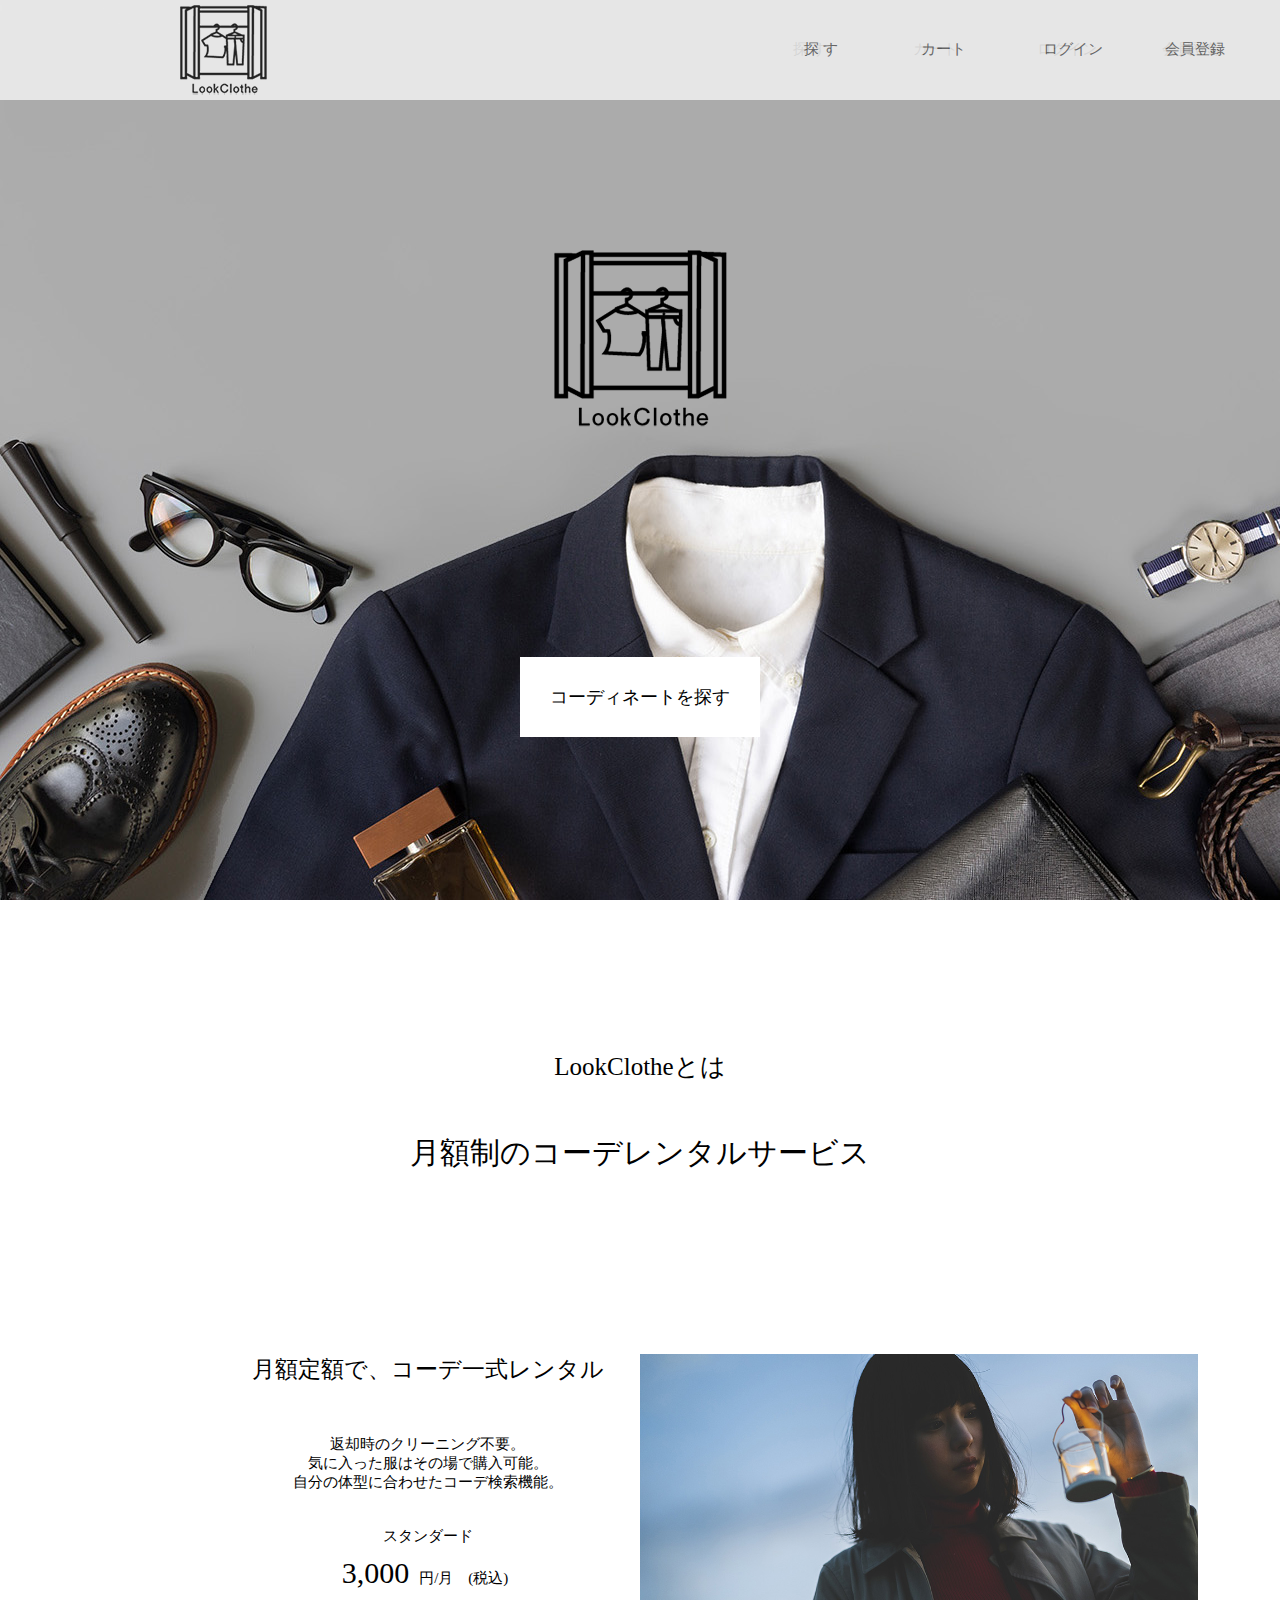
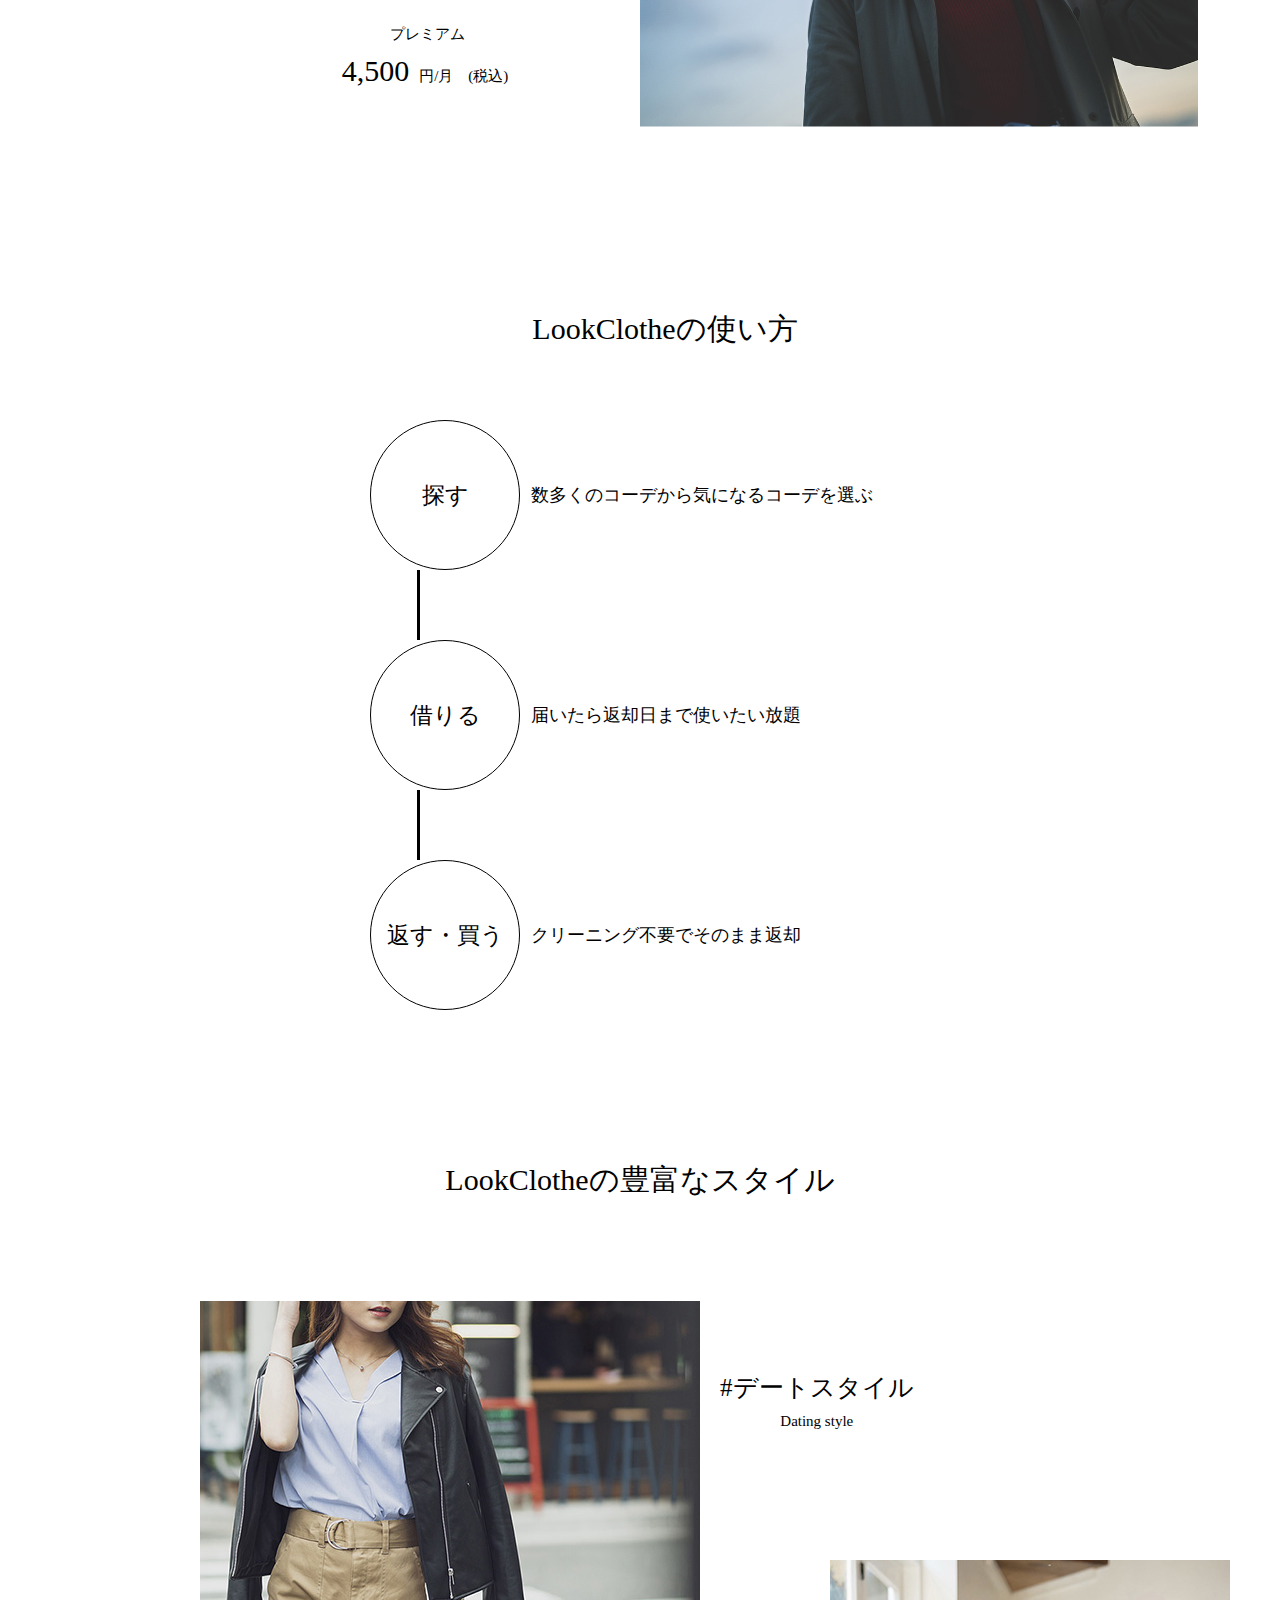
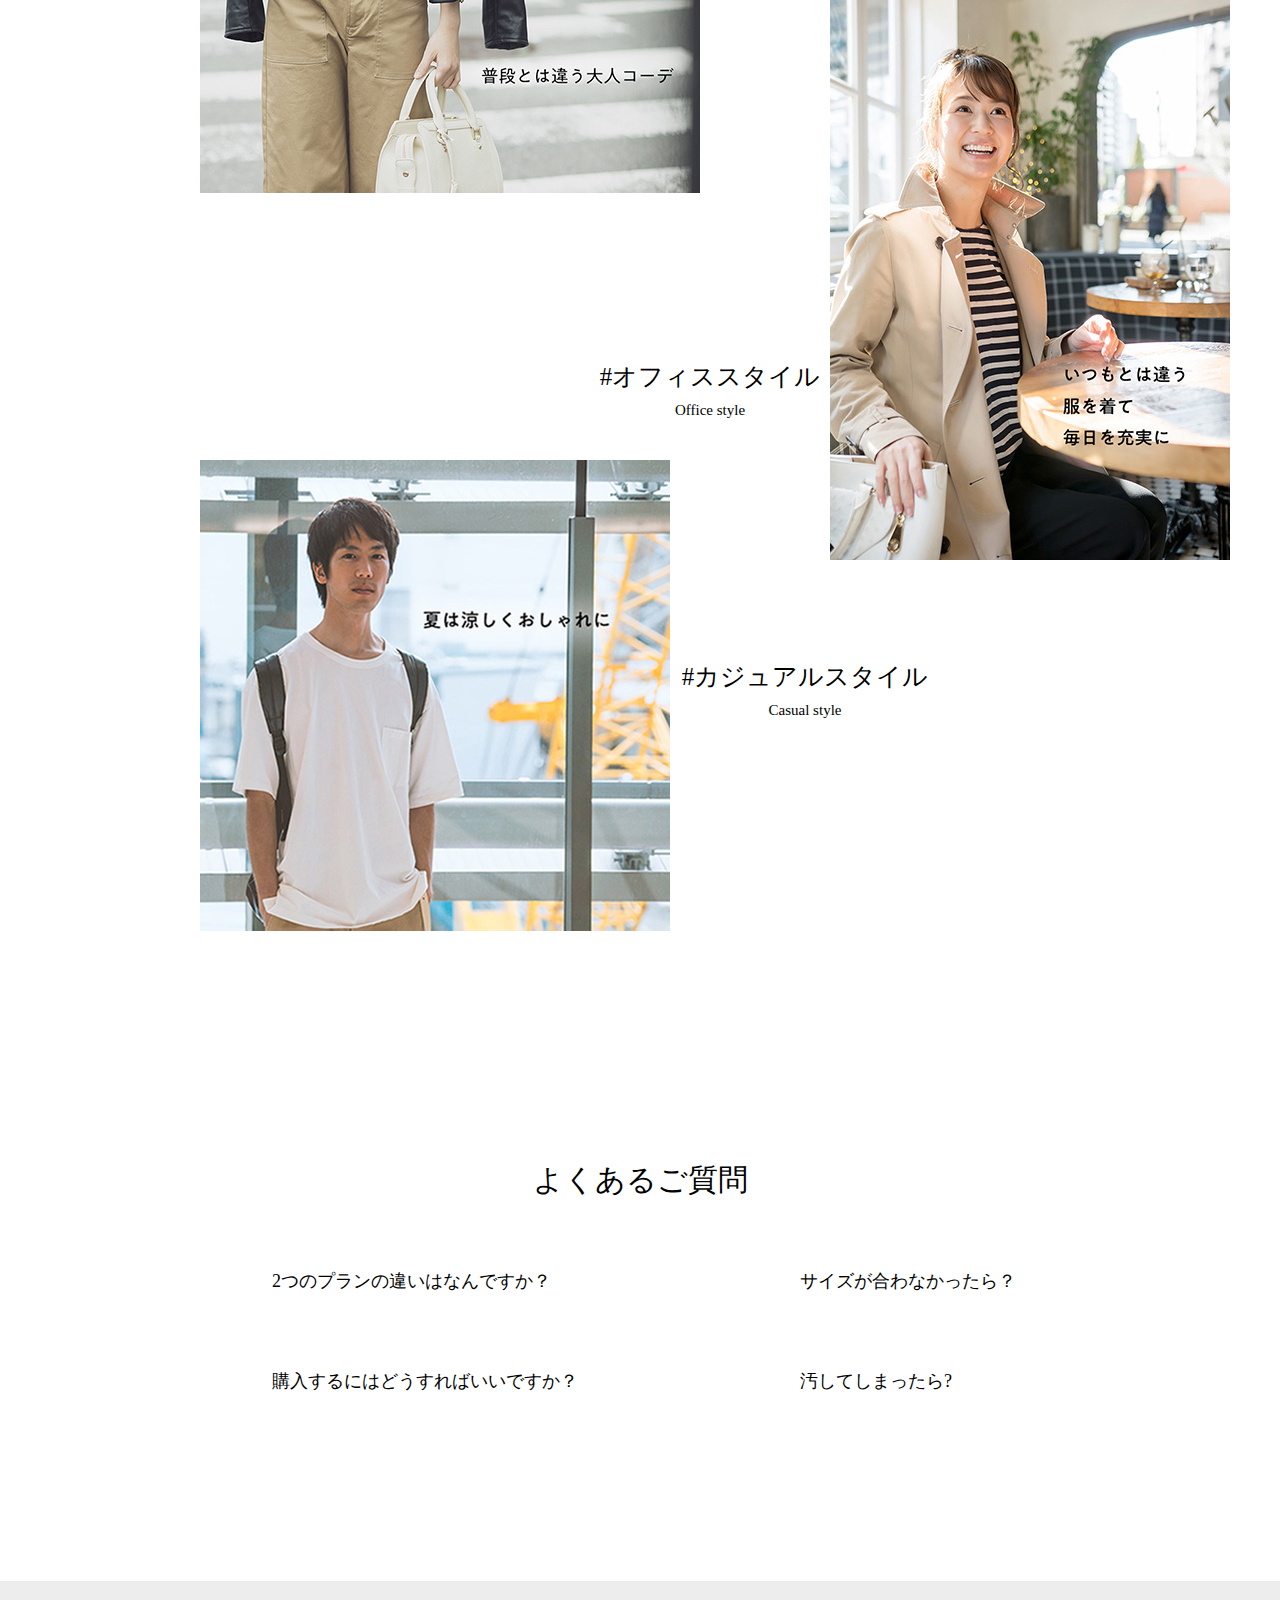
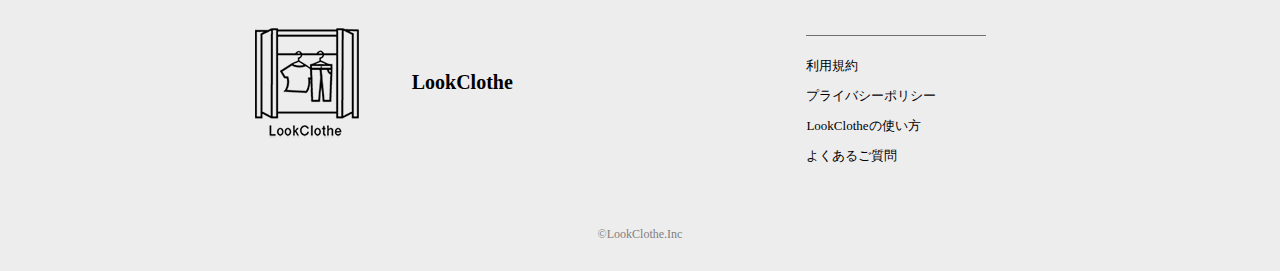
<file: index.html>
<!DOCTYPE html>
<html lang="ja" prefix="og: http://ogp.me/ns# fb: http://ogp.me/ns/fb# article: http://ogp.me/ns/article#">
<head>
    <meta charset="utf-8">
    <meta http-equiv="X-UA-Compatible" content="ie=edge">
    <meta name="viewport" content="width=device-width,initial-scale=1.0,minimum-scale=1.0">
    <meta name="format-detection" content="telephone=no">
    <meta name="keywords" content="">
    <meta name="description" content="ここに説明文を設定">
    <title>LookClothe-LPサイト</title>
    <meta name="twitter:card" content="summary">
    <meta name="twitter:site" content="@twitteraccount">
    <meta property="og:site_name" content="サイト名">
    <meta property="og:title" content="サイトタイトル">
    <meta property="og:description" content="サイト説明文">
    <meta property="og:url" content="https://hoge.ecc.com/">
    <meta property="og:image" content="https://hoge.ecc.com/ogp.png">
    <meta property="og:type" content="website">
    <link rel="shortcut icon" href="favicon.ico" type="image/vnd.microsoft.icon">
    <link rel="apple-touch-icon" href="logo.png">
    <link rel="stylesheet" href="css/ress.css">
    <link rel="stylesheet" href="css/index.css">
    <link rel="stylesheet" href="css/scroll_nav.css">
    <link rel="stylesheet" href="css/footer.css">
</head>
<body>
<header>
    <div class="menu">
        <ul>
            <li><a href="search.html">&emsp;探&nbsp;す</a></li>
            <li><a href="#">&nbsp;&thinsp;カート</a></li>
            <li><a href="#">&thinsp;ログイン</a></li>
            <li><a href="#">会員登録</a></li>
        </ul>
    </div>
    <h1><img src="img/logo big.png" alt="ロゴ"></h1>
    <div class="search_btn">
        <a href="search.html">コーディネートを探す</a>
    </div>
</header>
<nav id="scroll" class="scroll">
    <div class="scrollmenu">
        <div class="scrollmenu_img">
            <a href="index.html">
                <img src="img/logo menu.png" alt="ロゴ">
            </a> 
        </div>
        <ul>
            <li><a href="search.html">&emsp;探&nbsp;す</a></li>
            <li><a href="#">&nbsp;&thinsp;カート</a></li>
            <li><a href="sign_up.html">&thinsp;ログイン</a></li>
            <li><a href="sign_up.html">会員登録</a></li>
        </ul>
    </div>
</nav>
<main>
    <div class="service">
        <section>
            <div class="service_title">
                <p>LookClotheとは</p>
                <h2>月額制のコーデレンタルサービス</h2>
            </div>
            <div class="service_content">
                <h3>月額定額で、コーデ一式レンタル</h3>
                <p>返却時のクリーニング不要。<br>
                気に入った服はその場で購入可能。<br>
                自分の体型に合わせたコーデ検索機能。</p>
                <div class="price">
                    <p>スタンダード</p>
                    <p><span class="price_txt">3,000</span>円/月<span class="tax">(税込)</span></p>
                </div>
                <div class="price">
                    <p>プレミアム</p>
                    <p><span class="price_txt">4,500</span>円/月<span class="tax">(税込)</span></p>
                </div>
            </div>
            <div class="service_img">
                <img src="img/index_service.png" alt="">
            </div>
        </section>
    </div>
    <div class="htuse">
        <section>
        <h2>LookClotheの使い方</h2>
        <div class="use_box">
            <ul class="use_title">
                <li>探す</li>
                <div class="borderY"></div>
                <li>借りる</li>
                <div class="borderY"></div>
                <li>返す・買う</li>
            </ul>
            <ul class="use_content">
                <li>数多くのコーデから気になるコーデを選ぶ</li>
                <div class="content_sp"></div>
                <li>届いたら返却日まで使いたい放題</li>
                <div class="content_sp"></div>
                <li>クリーニング不要でそのまま返却</li>
            </ul>
        </div>
        </section>
    </div>
    <div class="style">
        <section>
            <h2>LookClotheの豊富なスタイル</h2>
            <div class="style_img01">
                <p class="img_style01">
                    <img src="img/index_style01.jpg" alt="">
                </p>
                <div class="style_content01">
                    <p>#デートスタイル<br>
                    <span>Dating style</span></p>
                </div>
            </div>
            <div class="style_img02">
                <div class="style_content02">
                    <p>#オフィススタイル<br>
                    <span>Office style</span></p>
                </div>
                <p class="img_style02">
                    <img src="img/index_style02.jpg" alt="">
                </p>
            </div>
            <div class="style_img03">
                <p class="img_style03">
                    <img src="img/index_style03.jpg" alt="">
                </p>
                <div class="style_content03">
                    <p>#カジュアルスタイル<br>
                    <span>Casual style</span></p>
                </div>
            </div>
        </section>
    </div>
    <div class="question">
        <section>
        <h2>よくあるご質問</h2>
        <ul>
            <div class="q_list01">
                <li><a href="#">2つのプランの違いはなんですか？</a></li>
                <li><a href="#">購入するにはどうすればいいですか？</a></li>
            </div>
            <div class="q_list02">
                <li><a href="#">サイズが合わなかったら？</a></li>
                <li><a href="#">汚してしまったら?</a></li>
            </div>
        </ul>
        </section>
    </div>
</main>
<footer>
    <section class="footer">
        <div class="footer_main">
            <div class="footer_logo">
                <img src="img/logo black.png" alt="">
                <h2>LookClothe</h2>
            </div>
            <div class="footer_nav">
                <ul>
                    <li><a href="#">利用規約</a></li>
                    <li><a href="#">プライバシーポリシー</a></li>
                    <li><a href="#">LookClotheの使い方</a></li>
                    <li><a href="#">よくあるご質問</a></li>
                </ul>
            </div>
        </div>
        <div class="copywrite">
            <p><small>&copy;LookClothe.Inc</small></p>
        </div>
    </section>
</footer>

<script src="js/index.js"></script>

</body>
</html>
</file>
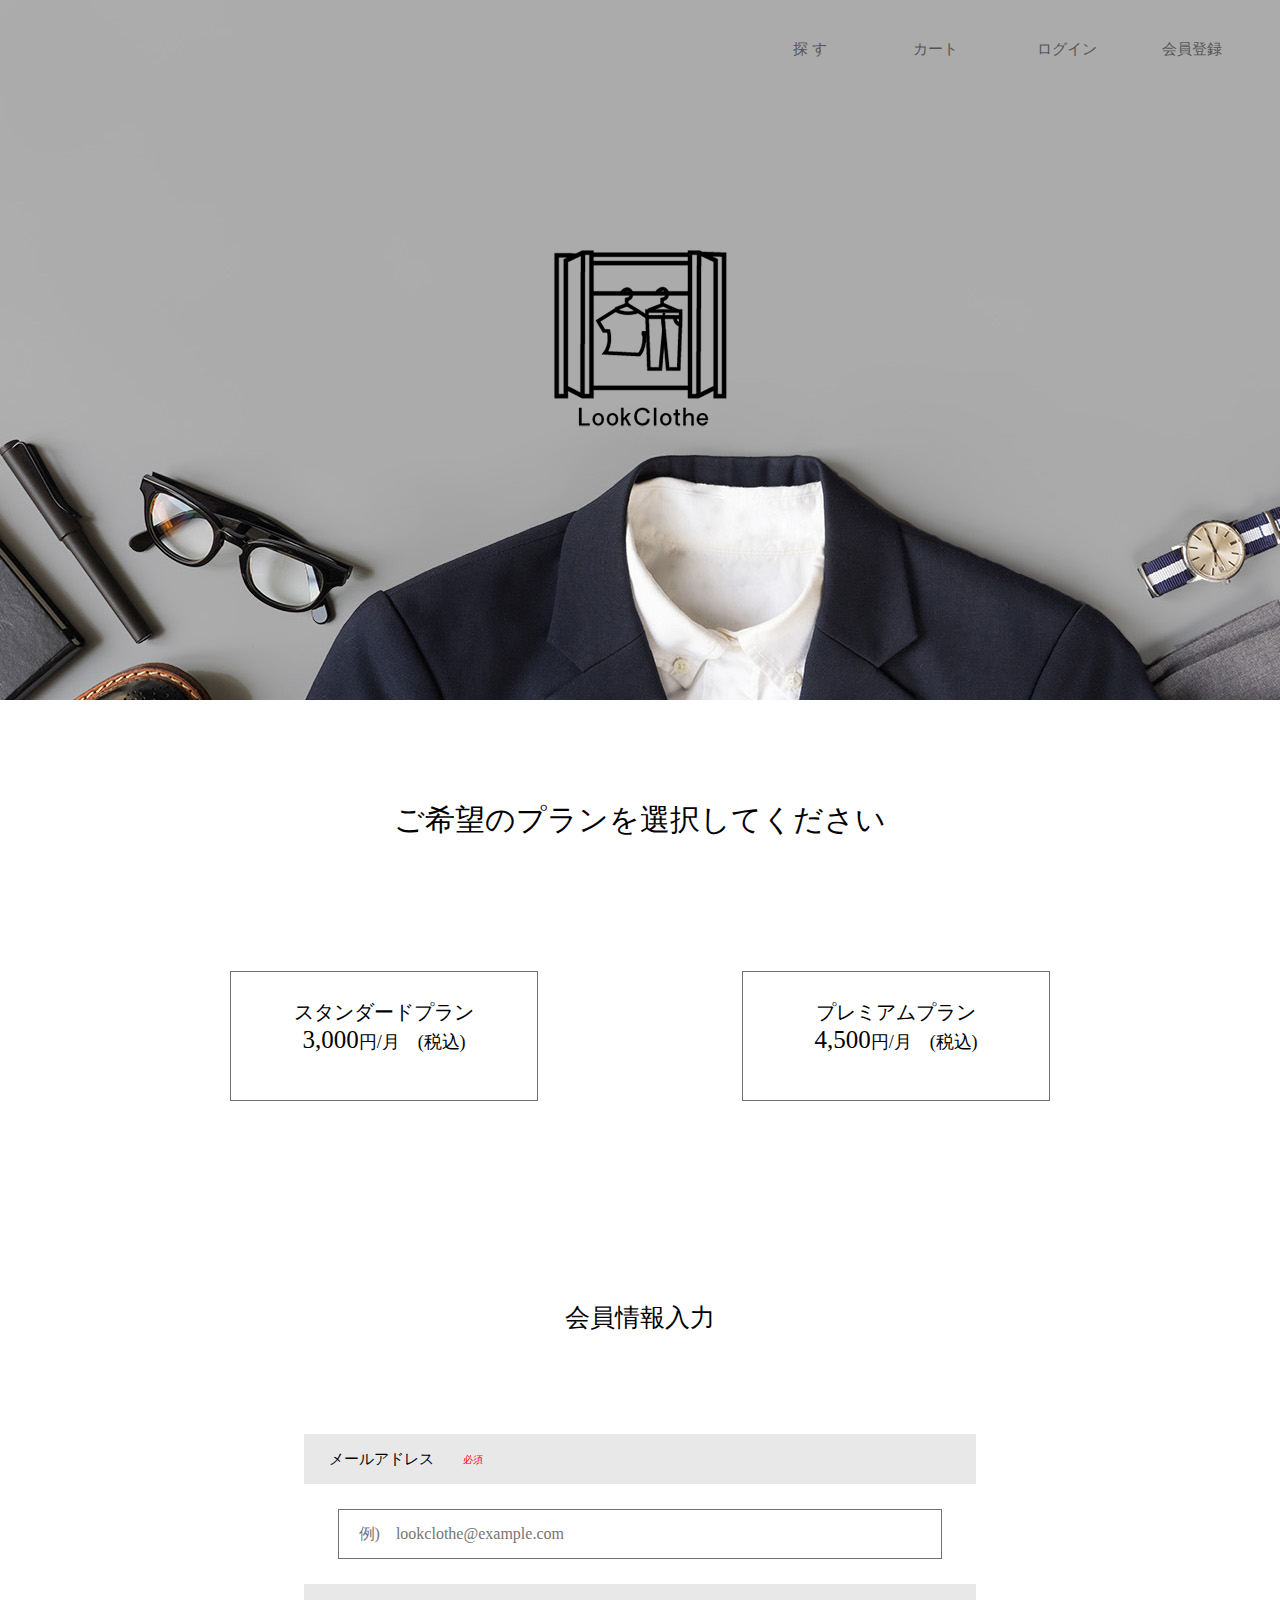
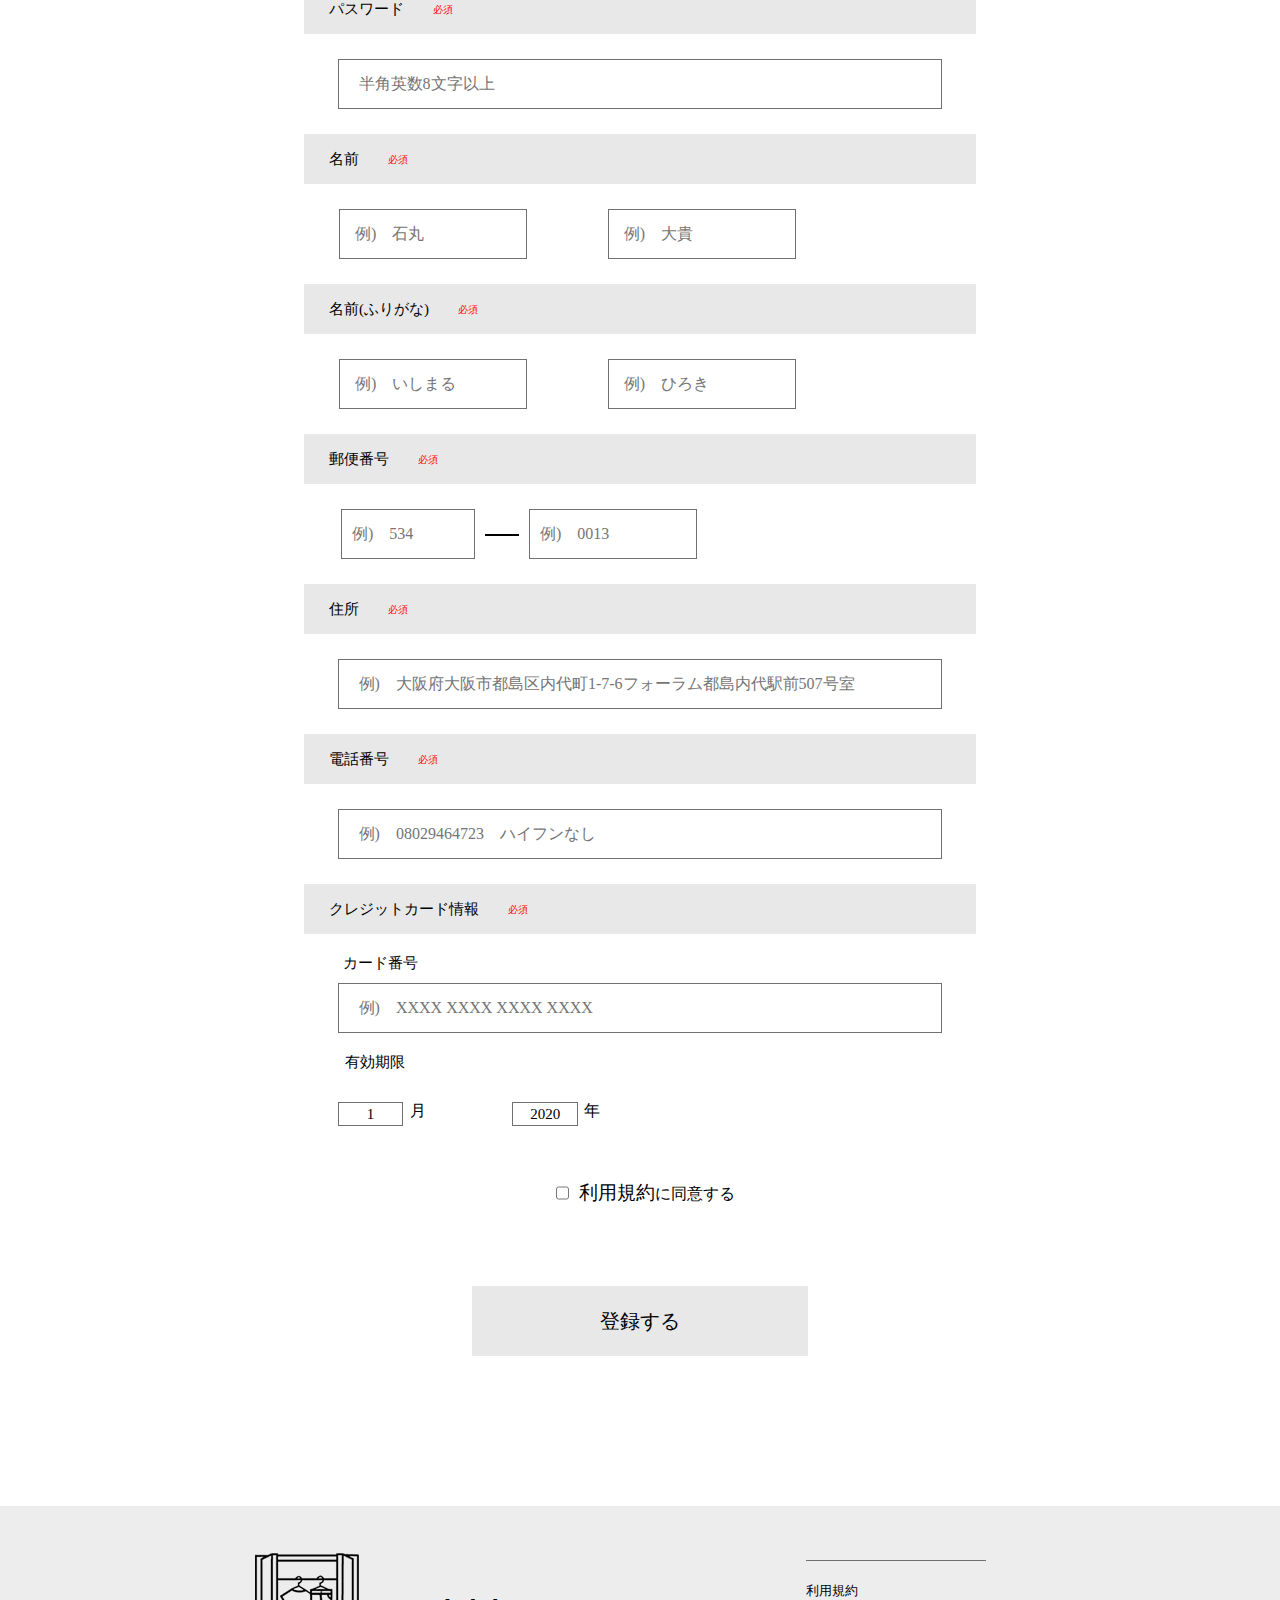
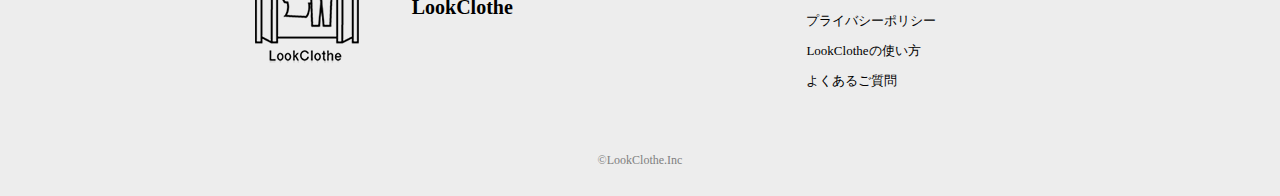
<file: sign_up.html>
<!DOCTYPE html>
<html lang="ja" prefix="og: http://ogp.me/ns# fb: http://ogp.me/ns/fb# article: http://ogp.me/ns/article#">
<head>
    <meta charset="utf-8">
    <meta http-equiv="X-UA-Compatible" content="ie=edge">
    <meta name="viewport" content="width=device-width,initial-scale=1.0,minimum-scale=1.0">
    <meta name="format-detection" content="telephone=no">
    <meta name="keywords" content="">
    <meta name="description" content="ここに説明文を設定">
    <title>LookClothe&nbsp;-&nbsp;会員登録</title>
    <meta name="twitter:card" content="summary">
    <meta name="twitter:site" content="@twitteraccount">
    <meta property="og:site_name" content="サイト名">
    <meta property="og:title" content="サイトタイトル">
    <meta property="og:description" content="サイト説明文">
    <meta property="og:url" content="https://hoge.ecc.com/">
    <meta property="og:image" content="https://hoge.ecc.com/ogp.png">
    <meta property="og:type" content="website">
    <link rel="shortcut icon" href="favicon.ico" type="image/vnd.microsoft.icon">
    <link rel="apple-touch-icon" href="logo.png">
    <link rel="stylesheet" href="css/ress.css">
    <link rel="stylesheet" href="css/sign_up.css">
    <link rel="stylesheet" href="css/footer.css">
    <!-- <link rel="stylesheet" href="css/slide.css"> -->
</head>
<body>
<header>
    <div class="menu">
        <ul>
            <li><a href="search.html">&emsp;探&nbsp;す</a></li>
            <li><a href="#">&nbsp;&thinsp;カート</a></li>
            <li><a href="sign_up.html">&thinsp;ログイン</a></li>
            <li><a href="sign_up.html">会員登録</a></li>
        </ul>
    </div>
    <h1><img src="img/logo big.png" alt="ロゴ"></h1>
</header>
<main>
    <div class="select_box">
        <h2>ご希望のプランを選択してください</h2>
        <div class="plan_select">
            <div class="st">
                <h3>スタンダードプラン</h3>
                <p><span>3,000</span>円/月&emsp;(税込)</p>
            </div>
            <div class="pr">
                <h3>プレミアムプラン</h3>
                <p><span>4,500</span>円/月&emsp;(税込)</p>
            </div>
        </div>
    </div>
    <h2>会員情報入力</h2>
    <div class="input_box">
        <form action="#" method="post">
            <div class="style">
                <div class="title">
                    <p>メールアドレス<span>必須</span></p>
                </div>
                <p class="input_style01">
                    <input type="text" placeholder="例)　lookclothe@example.com" size="50">
                </p>
            </div>
            <div class="style">
                <div class="title">
                    <p>パスワード<span>必須</span></p>
                </div>
                <p class="input_style01">
                    <input type="text" placeholder="半角英数8文字以上" size="50">
                </p>
            </div>
            <div class="style">
                <div class="title">
                    <p>名前<span>必須</span></p>
                </div>
                <p class="input_style02">
                    <input type="text" placeholder="例)　石丸" size="20" maxlength="20">
                    <input type="text" placeholder="例)　大貴" size="20" maxlength="20">
                </p>
            </div>
            <div class="style">
                <div class="title">
                    <p>名前(ふりがな)<span>必須</span></p>
                </div>
                <p class="input_style02">
                    <input type="text" placeholder="例)　いしまる" size="20" maxlength="20">
                    <input type="text" placeholder="例)　ひろき" size="20" maxlength="20">
                </p>
            </div>
            <div class="style">
                <div class="title">
                    <p>郵便番号<span>必須</span></p>
                </div>
                <p class="input_style03">
                    <input type="text" placeholder="例)　534" size="10" maxlength="3">
                    <span class="border"></span>
                    <input type="text" placeholder="例)　0013" size="10" maxlength="4">  
                </p>
            </div>
            <div class="style">
                <div class="title">
                    <p>住所<span>必須</span></p>
                </div>
                <p class="input_style01">
                    <input type="text" placeholder="例)　大阪府大阪市都島区内代町1-7-6フォーラム都島内代駅前507号室" size="70">
                </p>
            </div>
            <div class="style">
                <div class="title">
                    <p>電話番号<span>必須</span></p>
                </div>
                <p class="input_style01">
                    <input type="text" placeholder="例)　08029464723　ハイフンなし" size="30">
                </p>
            </div>
            <div class="credit">
                <div class="title">
                    <p>クレジットカード情報<span>必須</span></p>
                </div>
                <div class="card_number">
                    <p>カード番号</p>
                    <p>
                        <input type="text" placeholder="例)　XXXX XXXX XXXX XXXX" size="30">
                    </p>
                </div>
                <div class="limit">
                    <p>有効期限</p>
                    <div class="limit_box">
                        <div class="month">
                            <p>
                                <select name="month">
                                    <option value="1">1</option>
                                    <option value="2">2</option>
                                    <option value="3">3</option>
                                    <option value="4">4</option>
                                    <option value="5">5</option>
                                    <option value="6">6</option>
                                    <option value="7">7</option>
                                    <option value="8">8</option>
                                    <option value="9">9</option>
                                    <option value="10">10</option>
                                    <option value="11">11</option>
                                    <option value="12">12</option>
                                </select>
                            </p>
                            <p>月</p>
                        </div>
                        <div class="year">
                            <p>
                                <select name="year">
                                    <option value="2020">2020</option>
                                    <option value="2021">2021</option>
                                    <option value="2022">2022</option>
                                    <option value="2023">2023</option>
                                    <option value="2024">2024</option>
                                </select>
                            </p>
                            <p>年</p>
                        </div>
                    </div>
                </div>
            </div>
            <div class="check">
                <label for="#"><input type="checkbox"></label>
                <p><span>利用規約</span>に同意する</p>
            </div>
            <div class="submit">
                <p>
                    <input type="submit" value="登録する">
                </p>
            </div>
        </form>
    </div>
</main>
<footer>
    <section class="footer">
        <div class="footer_main">
            <div class="footer_logo">
                <img src="img/logo black.png" alt="">
                <h2>LookClothe</h2>
            </div>
            <div class="footer_nav">
                <ul>
                    <li><a href="#">利用規約</a></li>
                    <li><a href="#">プライバシーポリシー</a></li>
                    <li><a href="#">LookClotheの使い方</a></li>
                    <li><a href="#">よくあるご質問</a></li>
                </ul>
            </div>
        </div>
        <div class="copywrite">
            <p><small>&copy;LookClothe.Inc</small></p>
        </div>
    </section>
</footer>
</body>
</html>
</file>
<file: css/ress.css>
@charset "utf-8";
/*!
 * ress.css • v2.0.1
 * MIT License
 * github.com/filipelinhares/ress
 */

/* # =================================================================
   # Global selectors
   # ================================================================= */

html {
  box-sizing: border-box;
  -webkit-text-size-adjust: 100%; /* Prevent adjustments of font size after orientation changes in iOS */
  word-break: break-word;
  -moz-tab-size: 4;
  tab-size: 4;
}

*,
::before,
::after {
  background-repeat: no-repeat; /* Set `background-repeat: no-repeat` to all elements and pseudo elements */
  box-sizing: inherit;
}

::before,
::after {
  text-decoration: inherit; /* Inherit text-decoration and vertical align to ::before and ::after pseudo elements */
  vertical-align: inherit;
}

* {
  padding: 0; /* Reset `padding` and `margin` of all elements */
  margin: 0;
}

/* # =================================================================
   # General elements
   # ================================================================= */

hr {
  overflow: visible; /* Show the overflow in Edge and IE */
  height: 0; /* Add the correct box sizing in Firefox */
}

details,
main {
  display: block; /* Render the `main` element consistently in IE. */
}

summary {
  display: list-item; /* Add the correct display in all browsers */
}

small {
  font-size: 80%; /* Set font-size to 80% in `small` elements */
}

[hidden] {
  display: none; /* Add the correct display in IE */
}

abbr[title] {
  border-bottom: none; /* Remove the bottom border in Chrome 57 */
  /* Add the correct text decoration in Chrome, Edge, IE, Opera, and Safari */
  text-decoration: underline;
  text-decoration: underline dotted;
}

a {
  background-color: transparent; /* Remove the gray background on active links in IE 10 */
}

a:active,
a:hover {
  outline-width: 0; /* Remove the outline when hovering in all browsers */
}

code,
kbd,
pre,
samp {
  font-family: monospace, monospace; /* Specify the font family of code elements */
}

pre {
  font-size: 1em; /* Correct the odd `em` font sizing in all browsers */
}

b,
strong {
  font-weight: bolder; /* Add the correct font weight in Chrome, Edge, and Safari */
}

/* https://gist.github.com/unruthless/413930 */
sub,
sup {
  font-size: 75%;
  line-height: 0;
  position: relative;
  vertical-align: baseline;
}

sub {
  bottom: -0.25em;
}

sup {
  top: -0.5em;
}

/* # =================================================================
   # Forms
   # ================================================================= */

input {
  border-radius: 0;
}

/* Replace pointer cursor in disabled elements */
[disabled] {
  cursor: default;
}

[type="number"]::-webkit-inner-spin-button,
[type="number"]::-webkit-outer-spin-button {
  height: auto; /* Correct the cursor style of increment and decrement buttons in Chrome */
}

[type="search"] {
  -webkit-appearance: textfield; /* Correct the odd appearance in Chrome and Safari */
  outline-offset: -2px /* Correct the outline style in Safari */
}

[type="search"]::-webkit-search-decoration {
  -webkit-appearance: none; /* Remove the inner padding in Chrome and Safari on macOS */
}

textarea {
  overflow: auto; /* Internet Explorer 11+ */
  resize: vertical; /* Specify textarea resizability */
}

button,
input,
optgroup,
select,
textarea {
  font: inherit; /* Specify font inheritance of form elements */
}

optgroup {
  font-weight: bold; /* Restore the font weight unset by the previous rule */
}

button {
  overflow: visible; /* Address `overflow` set to `hidden` in IE 8/9/10/11 */
}

button,
select {
  text-transform: none; /* Firefox 40+, Internet Explorer 11- */
}

/* Apply cursor pointer to button elements */
button,
[type="button"],
[type="reset"],
[type="submit"],
[role="button"] {
  cursor: pointer;
}

/* Remove inner padding and border in Firefox 4+ */
button::-moz-focus-inner,
[type="button"]::-moz-focus-inner,
[type="reset"]::-moz-focus-inner,
[type="submit"]::-moz-focus-inner {
  border-style: none;
  padding: 0;
}

/* Replace focus style removed in the border reset above */
button:-moz-focusring,
[type="button"]::-moz-focus-inner,
[type="reset"]::-moz-focus-inner,
[type="submit"]::-moz-focus-inner {
  outline: 1px dotted ButtonText;
}

button,
html [type="button"], /* Prevent a WebKit bug where (2) destroys native `audio` and `video`controls in Android 4 */
[type="reset"],
[type="submit"] {
  -webkit-appearance: button; /* Correct the inability to style clickable types in iOS */
}

/* Remove the default button styling in all browsers */
button,
input,
select,
textarea {
  background-color: transparent;
  border-style: none;
}

/* Style select like a standard input */
select {
  -moz-appearance: none; /* Firefox 36+ */
  -webkit-appearance: none; /* Chrome 41+ */
}

select::-ms-expand {
  display: none; /* Internet Explorer 11+ */
}

select::-ms-value {
  color: currentColor; /* Internet Explorer 11+ */
}

legend {
  border: 0; /* Correct `color` not being inherited in IE 8/9/10/11 */
  color: inherit; /* Correct the color inheritance from `fieldset` elements in IE */
  display: table; /* Correct the text wrapping in Edge and IE */
  max-width: 100%; /* Correct the text wrapping in Edge and IE */
  white-space: normal; /* Correct the text wrapping in Edge and IE */
  max-width: 100%; /* Correct the text wrapping in Edge 18- and IE */
}

::-webkit-file-upload-button {
  -webkit-appearance: button; /* Correct the inability to style clickable types in iOS and Safari */
  font: inherit; /* Change font properties to `inherit` in Chrome and Safari */
}

/* # =================================================================
   # Specify media element style
   # ================================================================= */

img {
  border-style: none; /* Remove border when inside `a` element in IE 8/9/10 */
}

/* Add the correct vertical alignment in Chrome, Firefox, and Opera */
progress {
  vertical-align: baseline;
}

svg:not([fill]) {
  fill: currentColor;
}

/* # =================================================================
   # Accessibility
   # ================================================================= */

/* Hide content from screens but not screenreaders */
@media screen {
  [hidden~="screen"] {
    display: inherit;
  }
  [hidden~="screen"]:not(:active):not(:focus):not(:target) {
    position: absolute !important;
    clip: rect(0 0 0 0) !important;
  }
}

/* Specify the progress cursor of updating elements */
[aria-busy="true"] {
  cursor: progress;
}

/* Specify the pointer cursor of trigger elements */
[aria-controls] {
  cursor: pointer;
}

/* Specify the unstyled cursor of disabled, not-editable, or otherwise inoperable elements */
[aria-disabled] {
  cursor: default;
}
</file>
<file: css/index.css>
@charset "utf-8";
html{
    font-size: 62.5%;
}
body{
    font-family: -apple-system, BlinkMacSystemFont, "Helvetica Neue", "Segoe UI","Hiragino Kaku Gothic ProN", "ヒラギノ角ゴ W3" Meiryo, sans-serif;
    width: 100%;
}

/* header */

header{
    width: 100%;
    height: 900px;
    background: url("../img/header_img.jpeg") no-repeat;
}

/* header_nav */

.menu{
    width: 100%;
    height: 100px;
    display: flex;
    justify-content: right;
}
.menu ul{
    width: 50%;
    display: flex;
    justify-content: right;
    list-style: none;
    padding: 30px 0 0 0;
}
.menu ul li{
    width: 20%;
    padding: 10px;
}
.menu ul li a{
    width: 100%;
    color: #555555;
    font-size: 15px;
    font-weight: 300;
    text-decoration: none;
    padding: 0 0 5px;
    display: block;
}
.menu ul li a:after {
	content: '';
    width: 0%;
    transition: ease 0.3s all;
    border-bottom: solid 1px #000;
	display: block;
}
.menu ul li a:hover::after{
    width: 50%;
	border-bottom: solid 1px #000;
}

/* header logotitle */

h1{
    width: 100%;
    margin-top: 150px;
    text-align: center;
}
.search_btn{
    width: 100%;
    text-align: center;
    margin-top: 250px;
}
.search_btn a{
    color: #000;
    font-size: 18px;
    font-weight: 350;
    text-decoration: none;
    background: #FFF;
    padding: 30px;
    transition: ease 0.3s;
}
.search_btn a:hover{
    opacity: 0.6;
}

/* main_service */

main{
    width: 100%;
    text-align: center;
}
.service_title p{
    font-size: 25px;
    font-weight: 400;
    margin: 150px 0 50px 0;
}
.service_title h2{
    font-size: 30px;
    font-weight: 400;
}
.service_content,.service_img{
    margin-top: 180px;
}
.service_content{
    width: 50%;
    float: left;
    padding-left: 215px;
}
.service_content h3{
    font-size: 23px;
    font-weight: 500;
    margin-bottom: 50px;
}
.service_content p{
    font-size: 15px;
    font-weight: 400;
}
.price p:first-child{
    padding: 35px 0 10px 0;
}
.price_txt{
    font-size: 30px;
    font-weight: 500;
    padding: 0 10px;
}
.tax{
    padding: 0 15px;
}
.service_img{
    width: 50%;
    float: left;
    text-align: left;
}

/* ht use */

.htuse{
    clear: both;
    width: 100%;
    padding-left: 50px;
}
.htuse h2{
    font-size: 30px;
    font-weight: 400;
    padding: 18rem 0 7rem 0;
}
.use_box{
    width: 100%;
    height: 100%;
}

/* use_title */

.use_title{
    width: 35%;
    display: flex;
    flex-direction: column;
    float: left;
    list-style: none;
    padding-left: 320px;
}
.use_title li{
    width: 15rem;
    height: 15rem;
    font-size: 23px;
    font-weight: 400;
    border: solid 1px #000;
    border-radius: 50%;
    display: flex;
    align-items: center;
    justify-content: center;
}
.borderY{
    width: 45%;
    height: 70px;
    border-right: solid 3px #000;
}

/* use_content */

.use_content{
    width: 65%;
    display: flex;
    flex-direction: column;
    list-style: none;
}
.use_content li{
    width: 100%;
    height: 15rem;
    font-size: 18px;
    font-weight: 300;
    display: flex;
    justify-content: left;
    align-items: center;
    padding-left: 50px;
}
.content_sp{
    height: 70px;
}

/* style */

.style{
    width: 100%;
    height: 1750px;
    clear: both;
    padding-top: 150px;
    position: relative;
}
.style h2{
    font-size: 30px;
    font-weight: 400;
    padding-bottom: 100px;
}
.style_img01{
    width: 100%;
    display: flex;
    padding-left: 200px;
    z-index: 0;
}
.style_img02{
    display: flex;
    justify-content: right;
    z-index: 10;
    position: absolute;
    top: 550px;
    right: 50px;
}
.style_img03{
    display: flex;
    justify-content: right;
    z-index: 20;
    position: absolute;
    top: 1050px;
    left: 200px;
}

/* style style_content */

.style_content01{
    width: 50%;
    height: 200px;
    display: flex;
    justify-content: left;
    align-items: center;
}
.style_content01 p{
    font-family: Cambria, Cochin, Georgia, Times, 'Times New Roman', serif;
    font-size: 25px;
    padding-left: 20px;
}
.style_content01 p span{
    font-size: 15px;
}
.style_content02 p{
    width: 100%;
    font-family: Cambria, Cochin, Georgia, Times, 'Times New Roman', serif;
    font-size: 25px;
    z-index: 15;
    position: absolute;
    top: 400px;
    right: 320px;
}
.style_content02 p span{
    font-size: 15px;
}
.style_content03 p{
    width: 100%;
    font-family: Cambria, Cochin, Georgia, Times, 'Times New Roman', serif;
    font-size: 25px;
    z-index: 25;
    position: absolute;
    top: 200px;
    left: 370px;
}
.style_content03 p span{
    font-size: 15px;
}

/* question */

.question{
    width: 100%;
    height: 100%;
}
.question h2{
    font-size: 30px;
    font-weight: 400;
    padding-bottom: 30px;
}
.question ul{
    width: 100%;
    display: flex;
    list-style: none;
    justify-content: center;
    text-align: left;
    padding-left: 20px;
}
.q_list01{
    width: 30%;
    display: flex;
    flex-direction: column;
}
.q_list01 a{
    width: 100%;
    color: #000;
    font-size: 18px;
    text-decoration: none;
    line-height: 100px;
    transition: ease 0.3s;
}
.q_list01 a:hover{
    opacity: 0.5;
}
.q_list02{
    width: 30%;
    display: flex;
    flex-direction: column;
    padding-left: 150px;
}
.q_list02 a{
    width: 100%;
    color: #000;
    font-size: 18px;
    text-decoration: none;
    line-height: 100px;
    transition: ease 0.3s;
}
.q_list02 a:hover{
    opacity: 0.5;
}
</file>
<file: css/scroll_nav.css>
@charset "utf-8";

/* scroll move */

.scroll{
    width: 100%;
    background: #f5f5f5;
    z-index: 1000;
    position: fixed;
    top: 0;
    left: 0;
}
.scroll ul{
    width: 57%;
}

/* scroll style */

.scrollmenu{
    width: 100%;
    height: 100px;
    display: flex;
    justify-content: right;
    position: relative;
}
.scrollmenu ul{
    width: 66%;
    display: flex;
    justify-content: right;
    list-style: none;
    padding: 30px 0 0 0;
}
.scrollmenu ul li{
    width: 20%;
    padding: 10px;
}
.scrollmenu ul li a{
    width: 100%;
    color: #555555;
    font-size: 15px;
    font-weight: 300;
    text-decoration: none;
    padding: 0 0 5px;
    display: block;
}
.scrollmenu ul li a:after {
	content: '';
	width: 0;
	transition: all 0.3s ease;
	border-bottom: solid 1px #000;
	display: block;
}
.scrollmenu ul li a:hover:after {
	width: 50%;
	border-bottom: solid 1px #000;
}

/* scrollmenu_img */

.scrollmenu_img{
    width: 50%;
    padding-top: 5px;
    margin-left: 180px;
}
.scrollmenu_img a{
    transition: ease 0.3s;
}
.scrollmenu_img a:hover{
    opacity: 0.6;
}

/* main nav style */

nav{
    width: 100%;
    display: flex;
    opacity: 0.8;
    position: fixed;
    top: 0;
    left: 0;
}
.nav_logo a img{
    margin-left: 100px;
    padding-top: 10px;
    transition: ease 0.3s;
}
.nav_logo a img:hover{
    opacity: 0.6;
}
</file>
<file: css/footer.css>
@charset "utf-8";

/* footer */

.footer{
    width: 100%;
    height: 290px;
    margin-top: 150px;
    background: #EDEDED;
}
.footer_main{
    width: 100%;
    height: 70%;
    display: flex;
    align-items: center;
}
.footer_logo{
    width: 60%;
    display: flex;
    justify-content: center;
}
.footer_logo h2{
    width: 20%;
    font-size: 20px;
    display: flex;
    justify-content: right;
    align-items: center;
}
.footer_nav{
    width: 20%;
    display: flex;
    justify-content: center;
}
.footer_nav ul{
    width: 70%;
    list-style: none;
    border-top: solid 1px #707070;
    text-align: left;
    padding-top: 15px;
    margin-top: 40px;
}
.footer_nav li a{
    color: #000;
    font-size: 13px;
    font-weight: 300;
    line-height: 30px;
    text-decoration: none;
    transition: ease 0.3s;
}
.footer_nav li a:hover{
    opacity: 0.5;
}

/* copy_write */

.copywrite{
    width: 100%;
    height: 30px;
    display: flex;
    justify-content: center;
    align-items: center;
    padding-top: 50px;
}
.copywrite p small{
    color: #808080;
    font-size: 12px;
}
</file>
<file: css/sign_up.css>
@charset "utf-8";

/* header */

header{
    width: 100%;
    height: 700px;
    background: url("../img/header_img.jpeg") no-repeat;
}

/* header_nav */

.menu{
    width: 100%;
    height: 100px;
    display: flex;
    justify-content: right;
}
.menu ul{
    width: 50%;
    display: flex;
    justify-content: right;
    list-style: none;
    padding: 30px 0 0 0;
}
.menu ul li{
    width: 20%;
    padding: 10px;
}
.menu ul li a{
    width: 50%;
    color: #555555;
    font-size: 15px;
    font-weight: 300;
    text-decoration: none;
    padding: 0 0 5px;
}
.menu ul li a::after {
	content: '';
	width: 0;
    transition: all 0.3s ease;
    border-bottom: solid 1px #000;
	display: block;
}
.menu ul li a:hover::after {
	width: 50%;
	border-bottom: solid 1px #000;
}

/* header logotitle */

h1{
    width: 100%;
    margin-top: 150px;
    text-align: center;
}
.search_btn{
    width: 100%;
    text-align: center;
    margin-top: 250px;
}
.search_btn a{
    color: #000;
    font-size: 18px;
    font-weight: 350;
    text-decoration: none;
    background: #FFF;
    padding: 30px;
    transition: ease 0.3s;
}
.search_btn a:hover{
    opacity: 0.6;
}

/* main */

.main{
    width: 100%;
}

/* select_box */

.select_box{
    width: 100%;
}
.select_box h2{
    color: #000;
    font-size: 30px;
    font-weight: 400;
    text-align: center;
    margin: 100px 0 130px 0;
}
.plan_select{
    width: 80%;
    height: 130px;
    display: flex;
    flex-wrap: nowrap;
    justify-content: space-around;
    margin: 0 10% 0 10%;
}
.st,.pr{
    border: solid 1px #707070;
    text-align: center;
    width: 30%;
    padding-top: 27px;
}
.st h3,.pr h3{
    font-size: 20px;
    font-weight: 300;
}
.st p,.pr p{
    font-size: 18px;
    font-weight: 400;
}
.st p span,.pr p span{
    font-size: 25px;
    font-weight: 400;
}

/* input_box */

.input_box{
    width: 100%;
    display: flex;
    justify-content: center;
}
main h2{
    color: #000;
    font-size: 25px;
    font-weight: 400;
    text-align: center;
    margin: 200px 0 100px 0;
}

/* input_style */

.style{
    width: 100%;
}
.title{
    width: 100%;
    height: 50px;
    background: #E8E8E8;
}
.title p{
    width: 40%;
    height: 100%;
    color: #000;
    font-size: 15px;
    font-weight: 400;
    display: flex;
    justify-content: left;
    align-items: center;
    padding-left: 25px;
}
.title p span{
    width: 20%;
    color: #ff0000;
    font-size: 10px;
    font-weight: 400;
    padding-top: 2px;
    text-align: right;
}

/* input */

.input_style01{
    width: 100%;
    height: 50px;
    display: flex;
    justify-content: center;
    align-items: center;
    margin: 25px 0;
}
.input_style01 input{
    width: 90%;
    height: 100%;
    border: solid 1px #707070;
    padding-left: 20px;
}
.input_style02{
    width: 100%;
    height: 50px;
    margin: 25px 0;
    padding-right: 20%;
    display: flex;
    justify-content: space-around;
}
.input_style02 input{
    width: 35%;
    border: solid 1px #707070;
    padding-left: 15px;
    margin-right: 2%;
}
.input_style03{
    width: 100%;
    height: 50px;
    margin: 25px 0;
    display: flex;
    flex-wrap: nowrap;
}
.input_style03 input:first-child{
    width: 20%;
    height: 50px;
    margin-left: 5.5%;
    padding-left: 10px;
    border: solid 1px #707070;
}
.input_style03 input:nth-child(3){
    width: 25%;
    height: 50px;
    padding-left: 10px;
    border: solid 1px #707070;
}
.input_style03 span{
    width: 5%;
    margin: 25px 10px 0 10px;
    border-top: solid 2px #000;
    display: flex;
}
.credit{
    width: 100%;
}
.card_number p:first-child{
    width: 17%;
    color: #000;
    font-size: 15px;
    font-weight: 400;
    text-align: right;
    margin: 20px 0 10px 0;
}
.card_number p:nth-child(2){
    width: 100%;
    height: 50px;
    display: flex;
    justify-content: center;
}
.card_number p input{
    width: 90%;
    height: 100%;
    border: solid 1px #707070;
    padding-left: 20px;
}
.limit{
    width: 100%;
}
.limit p:first-child{
    width: 15%;
    color: #000;
    font-size: 15px;
    font-weight: 400;
    text-align: right;
    margin: 20px 0 10px 0;
}
.limit_box{
    width: 40%;
    display: flex;
    justify-content: space-between;
    margin-left: 5%;
}
.month{
    width: 35%;
    display: flex;
    flex-wrap: nowrap;
}
.month p:first-child{
    width: 70%;
    height: 50%;
    display: flex;
    justify-content: left;
}
.month p:first-child select{
    width: 100%;
    height: 100%;
    text-align: center;
    border: solid 1px #707070;
}
.month p:first-child select option{
    width: 100%;
    height: 100%;
}
.month p:nth-child(2){
    width: 30%;
    padding-top: 10px;
    display: flex;
    justify-content: center;
    align-items: center;
}
.year{
    width: 35%;
    display: flex;
    flex-wrap: nowrap;
}
.year p:first-child{
    width: 70%;
    height: 50%;
    display: flex;
    justify-content: left;
}
.year p:first-child select{
    width: 100%;
    height: 100%;
    text-align: center;
    border: solid 1px #707070;
}
.year p:first-child select option{
    width: 100%;
    height: 100%;
}
.year p:nth-child(2){
    width: 30%;
    padding-top: 10px;
    display: flex;
    justify-content: center;
    align-items: center;
}

/* check */

.check{
    width: 100%;
    display: flex;
    justify-content: center;
    margin-top: 30px;
    margin: 50px 0;
}
.check label{
    width: 5%;
    display: flex;
    justify-content: center;
}
.check p{
    color: #000;
    font-size: 16px;
    font-weight: 400;
}
.check p span{
    font-size: 19px;
}

/* button */

.submit{
    width: 100%;
    margin-top: 80px;
}
.submit p{
    width: 100%;
    display: flex;
    justify-content: center;
}
.submit p input{
    width: 50%;
    height: 70px;
    background: #E8E8E8;
    font-size: 20px;
    font-weight: 400;
}
.submit p input:hover{
    opacity: 0.7;
}
</file>
<file: css/slide.css>
@charset "utf-8";

/* 
slide show
*/

.header_img{
    width: 100%;
    margin-top: 100px;
    position: relative;
    left: 0;
    /* animation: slider 15s infinite ease; */
    overflow: hidden;
}

/* @-webkit-keyframes slider{
    0%{
    -webkit-transform: translateX(0);
    transform: translateX(0);
    }
    25%{
    -webkit-transform: translateX(-1500px);
    transform: translateX(-1500px);
    }
    50%{
    -webkit-transform: translateX(-3000px);
    transform: translateX(-3000px);
    }
    75%{
    -webkit-transform: translateX(-4500px);
    transform: translateX(-4500px);
    }
}

@keyframes slider{
    0%{
    -webkit-transform: translateX(0);
    transform: translateX(0);
    }
    25%{
    -webkit-transform: translateX(-1500px);
    transform: translateX(-1500px);
    }
    50%{
    -webkit-transform: translateX(-3000px);
    transform: translateX(-3000px);
    }
    75%{
    -webkit-transform: translateX(-4500px);
    transform: translateX(-4500px);
    }
} */
</file>
